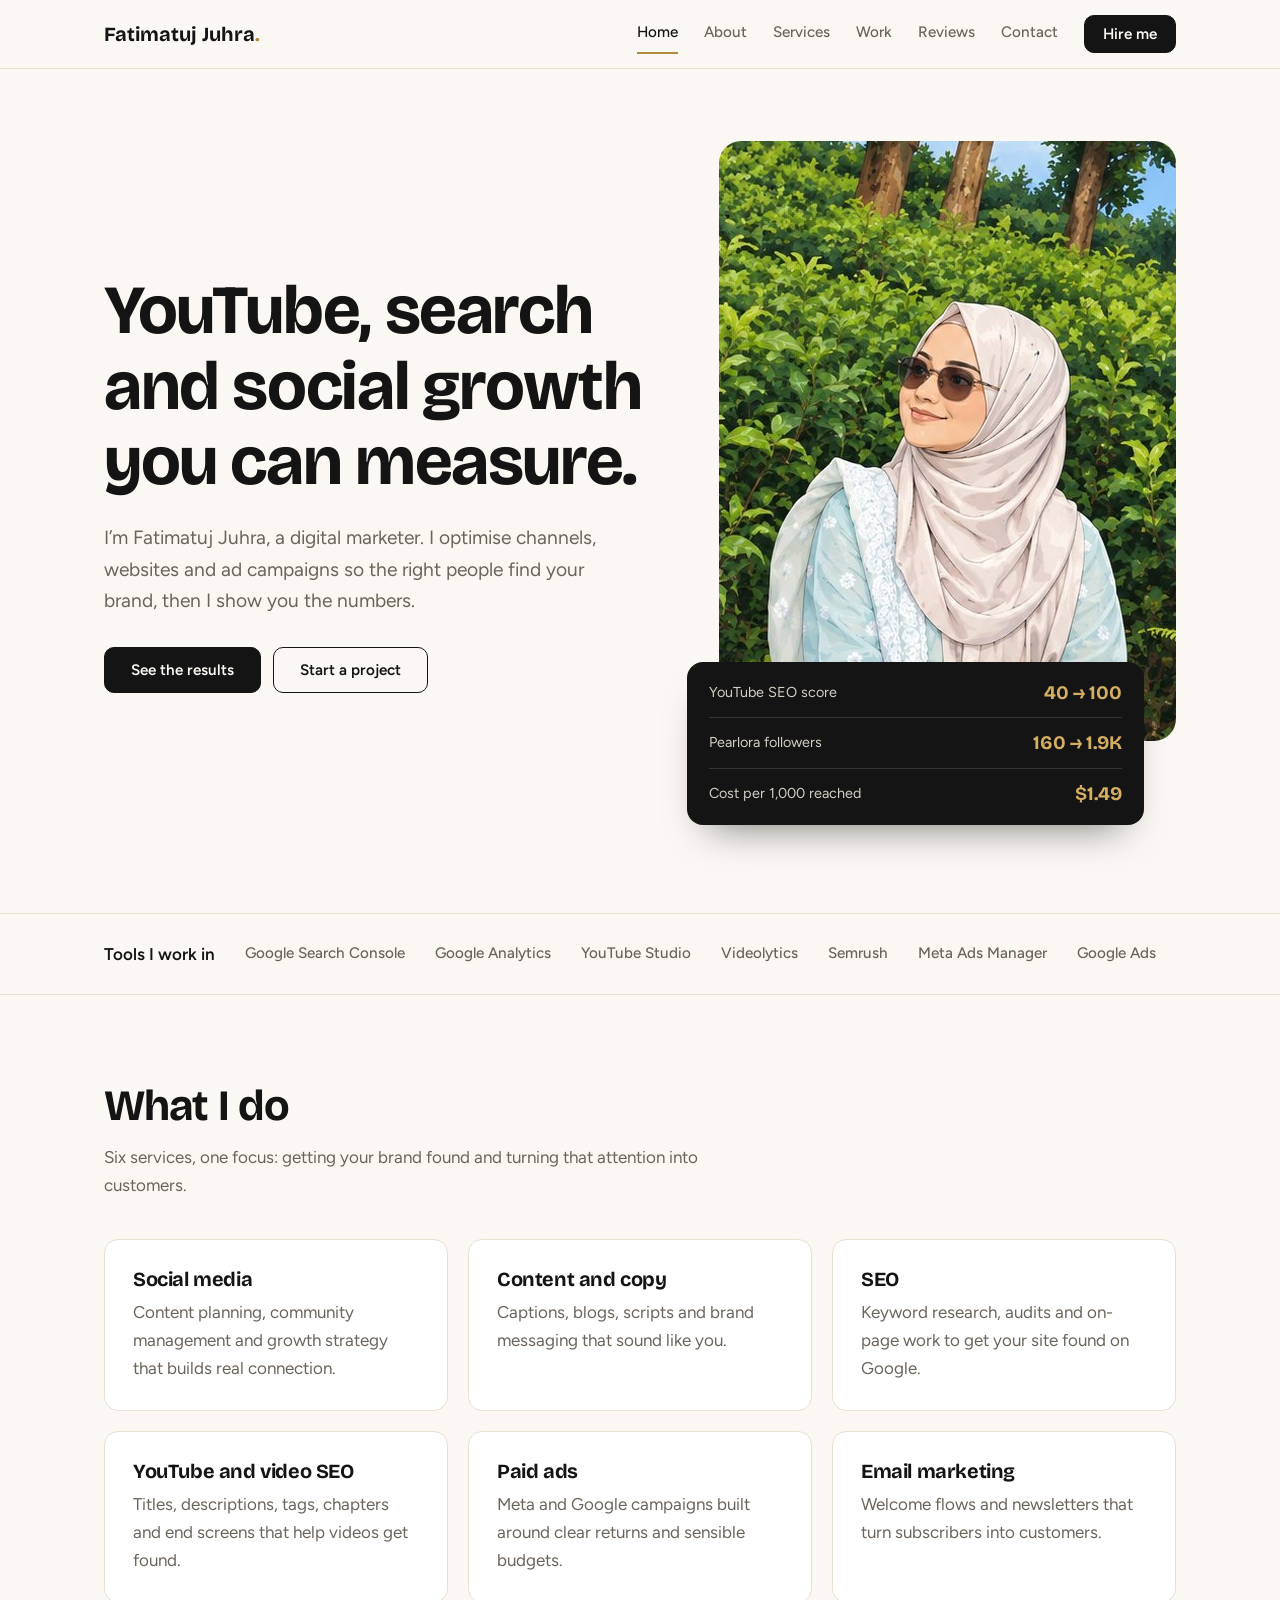
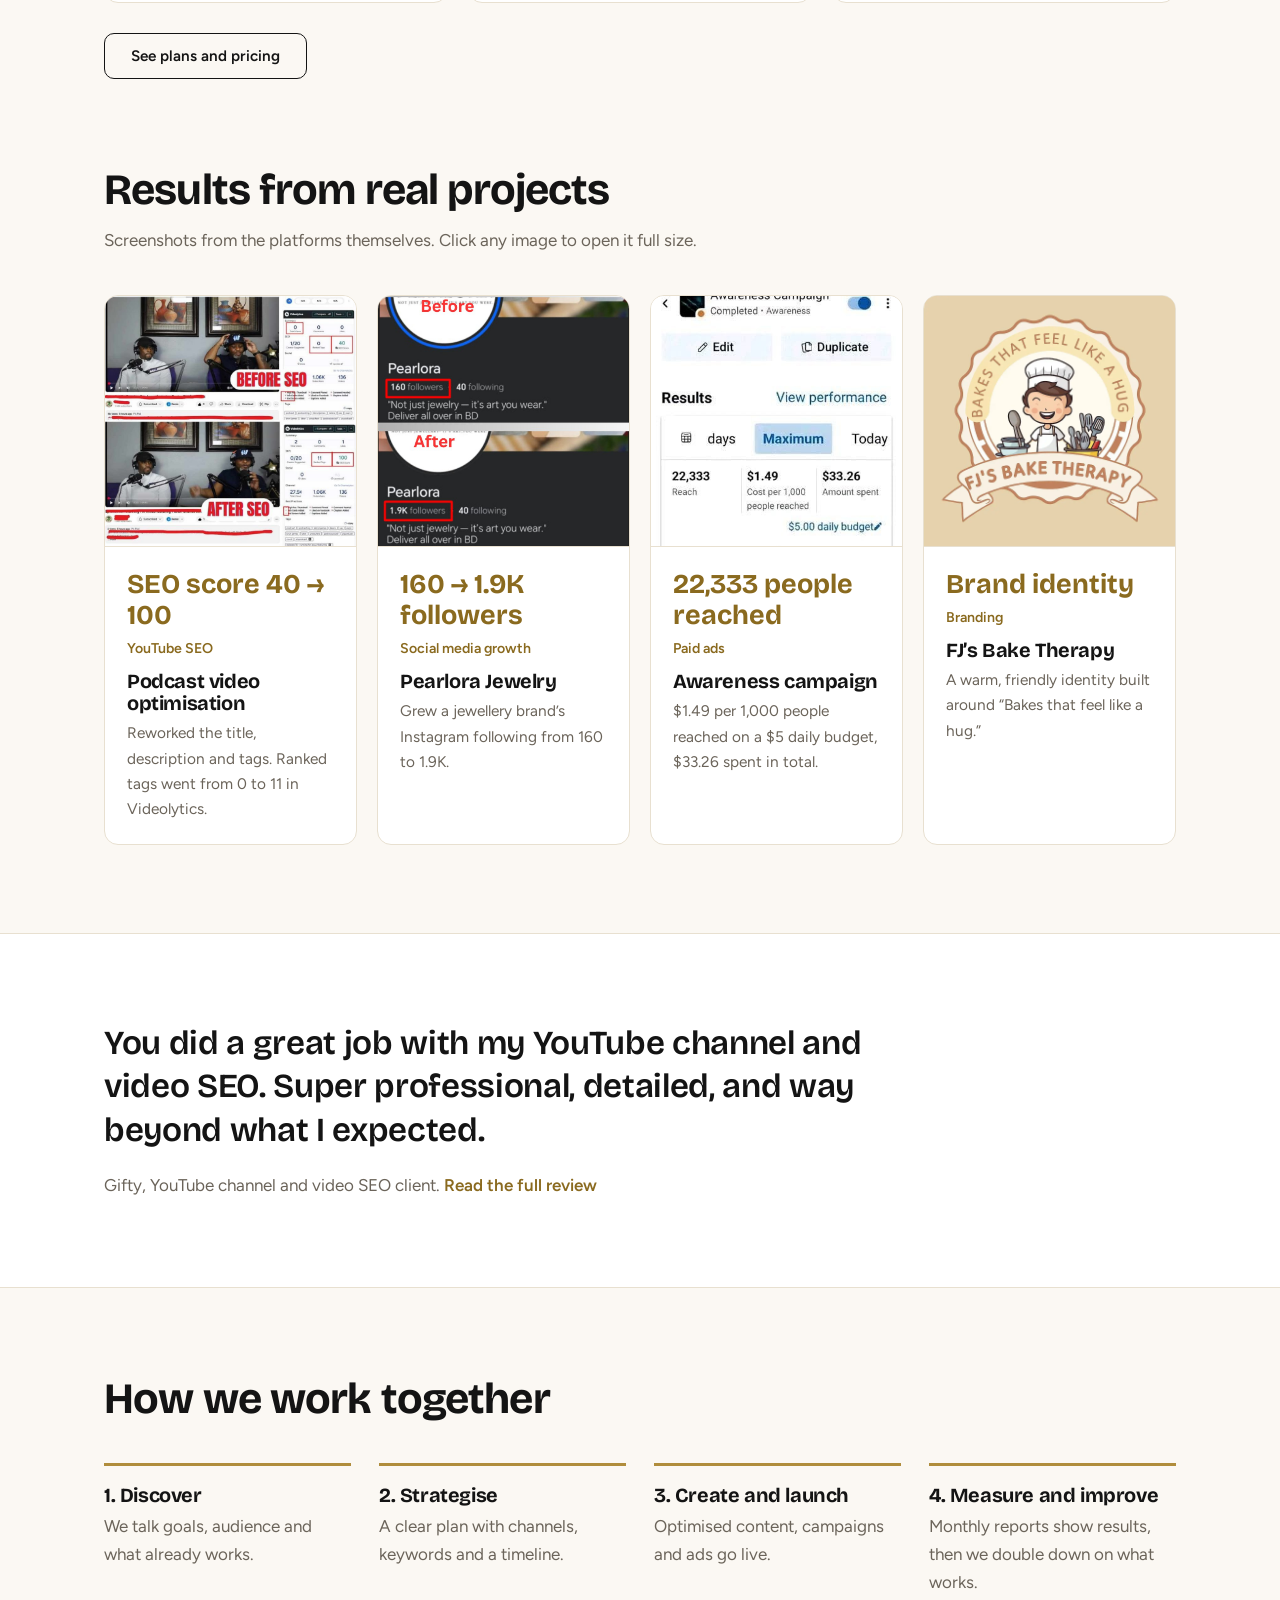
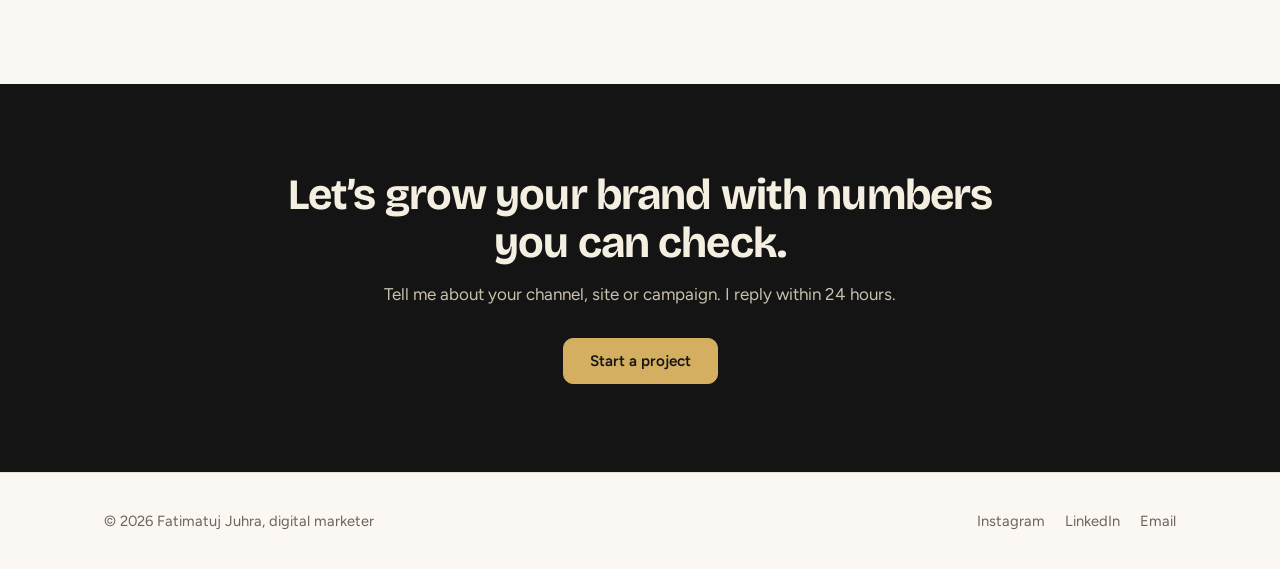
<file: index.html>
<!doctype html>
<html lang="en">
  <head>
    <meta charset="utf-8" />
    <meta name="viewport" content="width=device-width,initial-scale=1" />
    <title>
      Fatimatuj Juhra | Digital Marketer for SEO, YouTube and Social Media
    </title>
    <meta
      name="description"
      content="Digital marketer helping brands grow with SEO, YouTube video SEO, social media, paid ads and email marketing. See real results and pricing."
    />
    <meta
      property="og:title"
      content="Fatimatuj Juhra | Digital Marketer for SEO, YouTube and Social Media"
    />
    <meta
      property="og:description"
      content="Digital marketer helping brands grow with SEO, YouTube video SEO, social media, paid ads and email marketing. See real results and pricing."
    />
    <meta property="og:type" content="website" />
    <meta name="twitter:card" content="summary_large_image" />
    <link rel="icon" href="images/favicon.png" />
    <link rel="preconnect" href="https://fonts.googleapis.com" />
    <link rel="preconnect" href="https://fonts.gstatic.com" crossorigin />
    <link
      href="https://fonts.googleapis.com/css2?family=Bricolage+Grotesque:opsz,wght@12..96,600;12..96,700&family=Figtree:wght@400;500;600&display=swap"
      rel="stylesheet"
    />
    <link rel="stylesheet" href="style.css" />
    <script type="application/ld+json">
      {
        "@context": "https://schema.org",
        "@type": "ProfessionalService",
        "name": "Fatimatuj Juhra, Digital Marketer",
        "description": "SEO, YouTube SEO, social media, paid ads and email marketing.",
        "email": "fatimatujjuhraa332@gmail.com",
        "sameAs": [
          "https://instagram.com/fatimatujjuhraa",
          "https://www.linkedin.com/in/fatimatujjuhraa"
        ],
        "serviceType": [
          "SEO",
          "YouTube SEO",
          "Social media marketing",
          "Paid advertising",
          "Email marketing"
        ]
      }
    </script>
  </head>
  <body>
    <header class="nav">
      <div class="wrap bar">
        <a class="logo" href="index.html">Fatimatuj Juhra<i>.</i></a>
        <nav id="m" aria-label="Main">
          <a href="index.html" aria-current="page">Home</a
          ><a href="about.html">About</a><a href="services.html">Services</a
          ><a href="index.html#work">Work</a><a href="reviews.html">Reviews</a
          ><a href="contact.html">Contact</a>
        </nav>
        <a class="btn sm" href="contact.html">Hire me</a
        ><button class="burger" aria-label="Menu" aria-expanded="false">
          &#9776;
        </button>
      </div>
    </header>
    <main>
      <section class="hero">
        <div class="wrap hero-g">
          <div>
            <h1>YouTube, search and social growth you can measure.</h1>
            <p class="lead">
              I’m Fatimatuj Juhra, a digital marketer. I optimise channels,
              websites and ad campaigns so the right people find your brand,
              then I show you the numbers.
            </p>
            <div class="btns">
              <a class="btn" href="#work">See the results</a
              ><a class="btn out" href="contact.html">Start a project</a>
            </div>
          </div>
          <div class="hero-v">
            <img
              src="images/banner.jpg"
              alt="Fatimatuj Juhra in a tea garden"
              width="1087"
              height="600"
            />
            <dl class="ledger">
              <div>
                <dt>YouTube SEO score</dt>
                <dd>40 → 100</dd>
              </div>
              <div>
                <dt>Pearlora followers</dt>
                <dd>160 → 1.9K</dd>
              </div>
              <div>
                <dt>Cost per 1,000 reached</dt>
                <dd>$1.49</dd>
              </div>
            </dl>
          </div>
        </div>
      </section>
      <div class="tools">
        <div class="wrap">
          <b>Tools I work in</b><span>Google Search Console</span
          ><span>Google Analytics</span><span>YouTube Studio</span
          ><span>Videolytics</span><span>Semrush</span
          ><span>Meta Ads Manager</span><span>Google Ads</span>
        </div>
      </div>
      <section id="services">
        <div class="wrap">
          <div class="sec-h">
            <h2>What I do</h2>
            <p>
              Six services, one focus: getting your brand found and turning that
              attention into customers.
            </p>
          </div>
          <div class="grid">
            <div class="card">
              <h3>Social media</h3>
              <p>
                Content planning, community management and growth strategy that
                builds real connection.
              </p>
            </div>
            <div class="card">
              <h3>Content and copy</h3>
              <p>
                Captions, blogs, scripts and brand messaging that sound like
                you.
              </p>
            </div>
            <div class="card">
              <h3>SEO</h3>
              <p>
                Keyword research, audits and on-page work to get your site found
                on Google.
              </p>
            </div>
            <div class="card">
              <h3>YouTube and video SEO</h3>
              <p>
                Titles, descriptions, tags, chapters and end screens that help
                videos get found.
              </p>
            </div>
            <div class="card">
              <h3>Paid ads</h3>
              <p>
                Meta and Google campaigns built around clear returns and
                sensible budgets.
              </p>
            </div>
            <div class="card">
              <h3>Email marketing</h3>
              <p>
                Welcome flows and newsletters that turn subscribers into
                customers.
              </p>
            </div>
          </div>
          <div class="btns">
            <a class="btn out" href="services.html">See plans and pricing</a>
          </div>
        </div>
      </section>
      <section id="work" style="padding-top: 0">
        <div class="wrap">
          <div class="sec-h">
            <h2>Results from real projects</h2>
            <p>
              Screenshots from the platforms themselves. Click any image to open
              it full size.
            </p>
          </div>
          <div class="cases">
            <article class="case">
              <a href="images/seo-video.jpg" target="_blank" rel="noopener"
                ><img
                  src="images/seo-video.jpg"
                  alt="Before and after: Videolytics SEO score rose from 40 to 100 on a podcast video"
                  loading="lazy"
              /></a>
              <div>
                <p class="m">SEO score 40 → 100</p>
                <small>YouTube SEO</small>
                <h3>Podcast video optimisation</h3>
                <p>
                  Reworked the title, description and tags. Ranked tags went
                  from 0 to 11 in Videolytics.
                </p>
              </div>
            </article>
            <article class="case">
              <a href="images/pearlora.jpg" target="_blank" rel="noopener"
                ><img
                  src="images/pearlora.jpg"
                  alt="Pearlora Instagram profile before and after, 160 to 1.9K followers"
                  loading="lazy"
              /></a>
              <div>
                <p class="m">160 → 1.9K followers</p>
                <small>Social media growth</small>
                <h3>Pearlora Jewelry</h3>
                <p>
                  Grew a jewellery brand’s Instagram following from 160 to 1.9K.
                </p>
              </div>
            </article>
            <article class="case">
              <a
                href="images/awareness-campaign.jpg"
                target="_blank"
                rel="noopener"
                ><img
                  src="images/awareness-campaign.jpg"
                  alt="Ads Manager results showing 22,333 reach at $1.49 per 1,000 people"
                  loading="lazy"
              /></a>
              <div>
                <p class="m">22,333 people reached</p>
                <small>Paid ads</small>
                <h3>Awareness campaign</h3>
                <p>
                  $1.49 per 1,000 people reached on a $5 daily budget, $33.26
                  spent in total.
                </p>
              </div>
            </article>
            <article class="case">
              <a href="images/bake-therapy.jpg" target="_blank" rel="noopener"
                ><img
                  src="images/bake-therapy.jpg"
                  alt="FJ’s Bake Therapy logo with the line Bakes that feel like a hug"
                  loading="lazy"
                  style="object-fit: contain; background: #e5d3ac"
              /></a>
              <div>
                <p class="m">Brand identity</p>
                <small>Branding</small>
                <h3>FJ’s Bake Therapy</h3>
                <p>
                  A warm, friendly identity built around “Bakes that feel like a
                  hug.”
                </p>
              </div>
            </article>
          </div>
        </div>
      </section>
      <section class="quote">
        <div class="wrap">
          <q
            >You did a great job with my YouTube channel and video SEO. Super
            professional, detailed, and way beyond what I expected.</q
          >
          <p>
            Gifty, YouTube channel and video SEO client.
            <a href="reviews.html" style="color: var(--lk); font-weight: 600"
              >Read the full review</a
            >
          </p>
        </div>
      </section>
      <section>
        <div class="wrap">
          <div class="sec-h"><h2>How we work together</h2></div>
          <div class="steps">
            <div>
              <h3>Discover</h3>
              <p>We talk goals, audience and what already works.</p>
            </div>
            <div>
              <h3>Strategise</h3>
              <p>A clear plan with channels, keywords and a timeline.</p>
            </div>
            <div>
              <h3>Create and launch</h3>
              <p>Optimised content, campaigns and ads go live.</p>
            </div>
            <div>
              <h3>Measure and improve</h3>
              <p>
                Monthly reports show results, then we double down on what works.
              </p>
            </div>
          </div>
        </div>
      </section>
      <section class="cta">
        <div class="wrap">
          <h2>Let’s grow your brand with numbers you can check.</h2>
          <p>
            Tell me about your channel, site or campaign. I reply within 24
            hours.
          </p>
          <div class="btns" style="justify-content: center">
            <a class="btn" href="contact.html">Start a project</a>
          </div>
        </div>
      </section>
    </main>
    <footer>
      <div class="wrap">
        <span
          >&copy; <span id="y">2026</span> Fatimatuj Juhra, digital
          marketer</span
        ><span
          ><a
            href="https://instagram.com/fatimatujjuhraa"
            target="_blank"
            rel="noopener"
            >Instagram</a
          ><a
            href="https://www.linkedin.com/in/fatimatujjuhraa"
            target="_blank"
            rel="noopener"
            >LinkedIn</a
          ><a href="mailto:fatimatujjuhraa332@gmail.com">Email</a></span
        >
      </div>
    </footer>
    <script src="script.js"></script>
  </body>
</html>
</file>
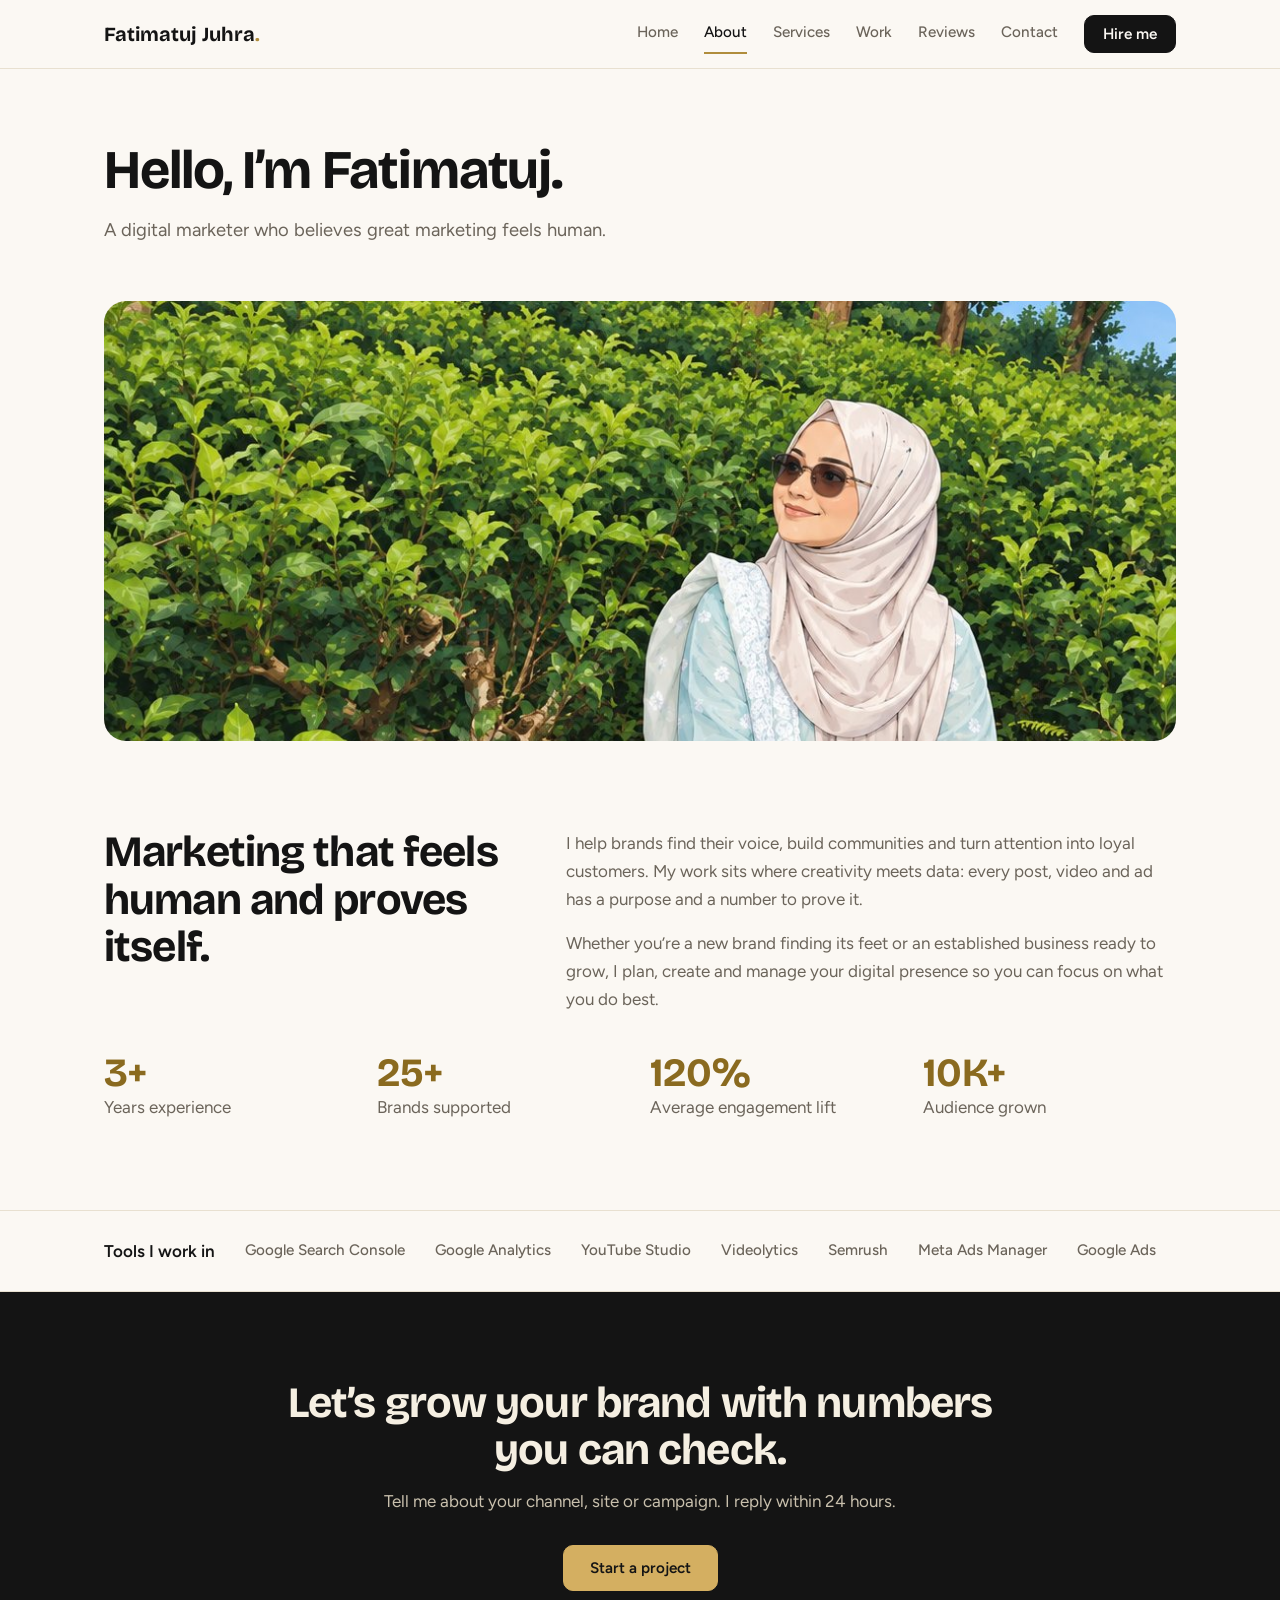
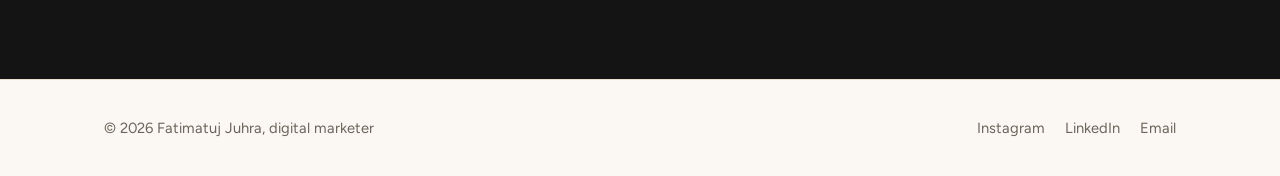
<file: about.html>
<!doctype html>
<html lang="en">
  <head>
    <meta charset="utf-8" />
    <meta name="viewport" content="width=device-width,initial-scale=1" />
    <title>About Fatimatuj Juhra | Digital Marketer</title>
    <meta
      name="description"
      content="Meet Fatimatuj Juhra, a digital marketer who combines SEO, content and paid ads with clear reporting."
    />
    <meta
      property="og:title"
      content="About Fatimatuj Juhra | Digital Marketer"
    />
    <meta
      property="og:description"
      content="Meet Fatimatuj Juhra, a digital marketer who combines SEO, content and paid ads with clear reporting."
    />
    <meta property="og:type" content="website" />
    <meta name="twitter:card" content="summary_large_image" />
    <link rel="icon" href="images/favicon.png" />
    <link rel="preconnect" href="https://fonts.googleapis.com" />
    <link rel="preconnect" href="https://fonts.gstatic.com" crossorigin />
    <link
      href="https://fonts.googleapis.com/css2?family=Bricolage+Grotesque:opsz,wght@12..96,600;12..96,700&family=Figtree:wght@400;500;600&display=swap"
      rel="stylesheet"
    />
    <link rel="stylesheet" href="style.css" />
  </head>
  <body>
    <header class="nav">
      <div class="wrap bar">
        <a class="logo" href="index.html">Fatimatuj Juhra<i>.</i></a>
        <nav id="m" aria-label="Main">
          <a href="index.html">Home</a
          ><a href="about.html" aria-current="page">About</a
          ><a href="services.html">Services</a><a href="index.html#work">Work</a
          ><a href="reviews.html">Reviews</a><a href="contact.html">Contact</a>
        </nav>
        <a class="btn sm" href="contact.html">Hire me</a
        ><button class="burger" aria-label="Menu" aria-expanded="false">
          &#9776;
        </button>
      </div>
    </header>
    <main>
      <header class="ph">
        <div class="wrap">
          <h1>Hello, I’m Fatimatuj.</h1>
          <p>A digital marketer who believes great marketing feels human.</p>
        </div>
      </header>
      <section style="padding-top: 32px">
        <div class="wrap">
          <figure class="banner">
            <img
              src="images/banner.jpg"
              alt="Fatimatuj Juhra sitting in a green tea garden"
              width="1087"
              height="600"
            />
          </figure>
        </div>
      </section>
      <section style="padding-top: 0">
        <div
          class="wrap two"
          style="grid-template-columns: 0.8fr 1.2fr; align-items: start"
        >
          <h2>Marketing that feels human and proves itself.</h2>
          <div>
            <p style="margin-top: 0">
              I help brands find their voice, build communities and turn
              attention into loyal customers. My work sits where creativity
              meets data: every post, video and ad has a purpose and a number to
              prove it.
            </p>
            <p>
              Whether you’re a new brand finding its feet or an established
              business ready to grow, I plan, create and manage your digital
              presence so you can focus on what you do best.
            </p>
          </div>
        </div>
        <div class="wrap">
          <div class="stats">
            <div>
              <b>3+</b>
              <p>Years experience</p>
            </div>
            <div>
              <b>25+</b>
              <p>Brands supported</p>
            </div>
            <div>
              <b>120%</b>
              <p>Average engagement lift</p>
            </div>
            <div>
              <b>10K+</b>
              <p>Audience grown</p>
            </div>
          </div>
        </div>
      </section>
      <div class="tools">
        <div class="wrap">
          <b>Tools I work in</b><span>Google Search Console</span
          ><span>Google Analytics</span><span>YouTube Studio</span
          ><span>Videolytics</span><span>Semrush</span
          ><span>Meta Ads Manager</span><span>Google Ads</span>
        </div>
      </div>
      <section class="cta">
        <div class="wrap">
          <h2>Let’s grow your brand with numbers you can check.</h2>
          <p>
            Tell me about your channel, site or campaign. I reply within 24
            hours.
          </p>
          <div class="btns" style="justify-content: center">
            <a class="btn" href="contact.html">Start a project</a>
          </div>
        </div>
      </section>
    </main>
    <footer>
      <div class="wrap">
        <span
          >&copy; <span id="y">2026</span> Fatimatuj Juhra, digital
          marketer</span
        ><span
          ><a
            href="https://instagram.com/fatimatujjuhraa"
            target="_blank"
            rel="noopener"
            >Instagram</a
          ><a
            href="https://www.linkedin.com/in/fatimatujjuhraa"
            target="_blank"
            rel="noopener"
            >LinkedIn</a
          ><a href="mailto:fatimatujjuhraa332@gmail.com">Email</a></span
        >
      </div>
    </footer>
    <script src="script.js"></script>
  </body>
</html>
</file>
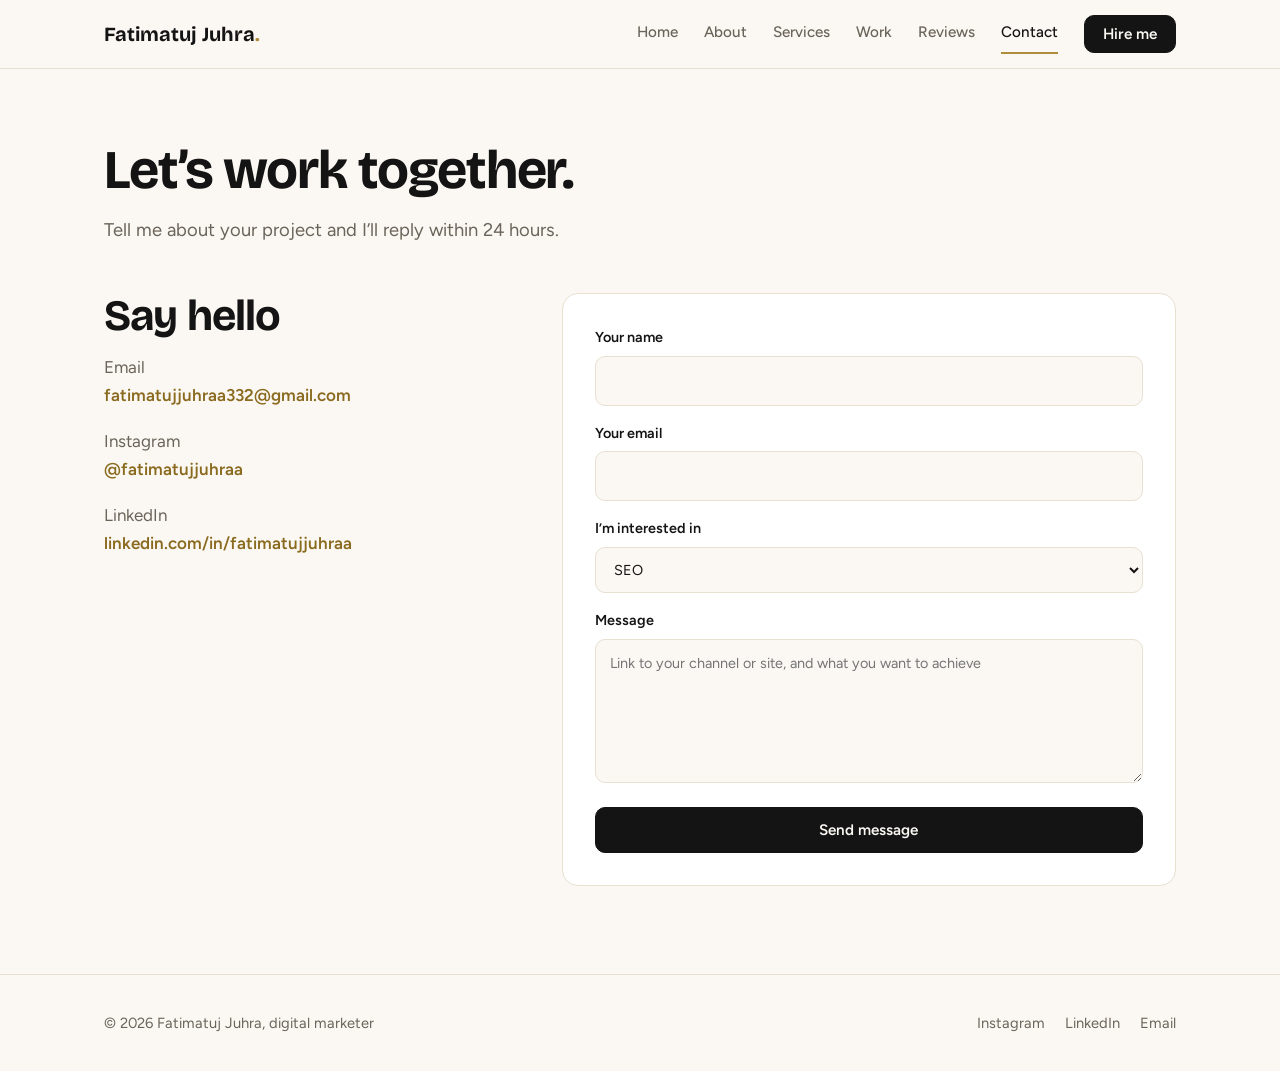
<file: contact.html>
<!doctype html>
<html lang="en">
  <head>
    <meta charset="utf-8" />
    <meta name="viewport" content="width=device-width,initial-scale=1" />
    <title>Contact Fatimatuj Juhra | Start a Project</title>
    <meta
      name="description"
      content="Tell Fatimatuj Juhra about your channel, website or campaign and get a reply within 24 hours."
    />
    <meta
      property="og:title"
      content="Contact Fatimatuj Juhra | Start a Project"
    />
    <meta
      property="og:description"
      content="Tell Fatimatuj Juhra about your channel, website or campaign and get a reply within 24 hours."
    />
    <meta property="og:type" content="website" />
    <meta name="twitter:card" content="summary_large_image" />
    <link rel="icon" href="images/favicon.png" />
    <link rel="preconnect" href="https://fonts.googleapis.com" />
    <link rel="preconnect" href="https://fonts.gstatic.com" crossorigin />
    <link
      href="https://fonts.googleapis.com/css2?family=Bricolage+Grotesque:opsz,wght@12..96,600;12..96,700&family=Figtree:wght@400;500;600&display=swap"
      rel="stylesheet"
    />
    <link rel="stylesheet" href="style.css" />
  </head>
  <body>
    <header class="nav">
      <div class="wrap bar">
        <a class="logo" href="index.html">Fatimatuj Juhra<i>.</i></a>
        <nav id="m" aria-label="Main">
          <a href="index.html">Home</a><a href="about.html">About</a
          ><a href="services.html">Services</a><a href="index.html#work">Work</a
          ><a href="reviews.html">Reviews</a
          ><a href="contact.html" aria-current="page">Contact</a>
        </nav>
        <a class="btn sm" href="contact.html">Hire me</a
        ><button class="burger" aria-label="Menu" aria-expanded="false">
          &#9776;
        </button>
      </div>
    </header>
    <main>
      <header class="ph">
        <div class="wrap">
          <h1>Let’s work together.</h1>
          <p>Tell me about your project and I’ll reply within 24 hours.</p>
        </div>
      </header>
      <section style="padding-top: 24px">
        <div class="wrap cg">
          <div class="cinfo">
            <h2>Say hello</h2>
            <p>
              Email<br /><a href="mailto:fatimatujjuhraa332@gmail.com"
                >fatimatujjuhraa332@gmail.com</a
              >
            </p>
            <p>
              Instagram<br /><a
                href="https://instagram.com/fatimatujjuhraa"
                target="_blank"
                rel="noopener"
                >@fatimatujjuhraa</a
              >
            </p>
            <p>
              LinkedIn<br /><a
                href="https://www.linkedin.com/in/fatimatujjuhraa"
                target="_blank"
                rel="noopener"
                >linkedin.com/in/fatimatujjuhraa</a
              >
            </p>
          </div>
          <form id="cform">
            <label
              >Your name<input
                name="name"
                required
                autocomplete="name" /></label
            ><label
              >Your email<input
                name="email"
                type="email"
                required
                autocomplete="email" /></label
            ><label
              >I’m interested in<select name="service">
                <option>SEO</option>
                <option>YouTube and Video SEO</option>
                <option>Social Media Management</option>
                <option>Content and Copywriting</option>
                <option>Paid Ads</option>
                <option>Email Marketing</option>
                <option>Not sure yet</option>
              </select></label
            ><label
              >Message<textarea
                name="msg"
                rows="5"
                required
                placeholder="Link to your channel or site, and what you want to achieve"
              ></textarea></label
            ><button class="btn" type="submit">Send message</button>
          </form>
        </div>
      </section>
    </main>
    <footer>
      <div class="wrap">
        <span
          >&copy; <span id="y">2026</span> Fatimatuj Juhra, digital
          marketer</span
        ><span
          ><a
            href="https://instagram.com/fatimatujjuhraa"
            target="_blank"
            rel="noopener"
            >Instagram</a
          ><a
            href="https://www.linkedin.com/in/fatimatujjuhraa"
            target="_blank"
            rel="noopener"
            >LinkedIn</a
          ><a href="mailto:fatimatujjuhraa332@gmail.com">Email</a></span
        >
      </div>
    </footer>
    <script src="script.js"></script>
  </body>
</html>
</file>
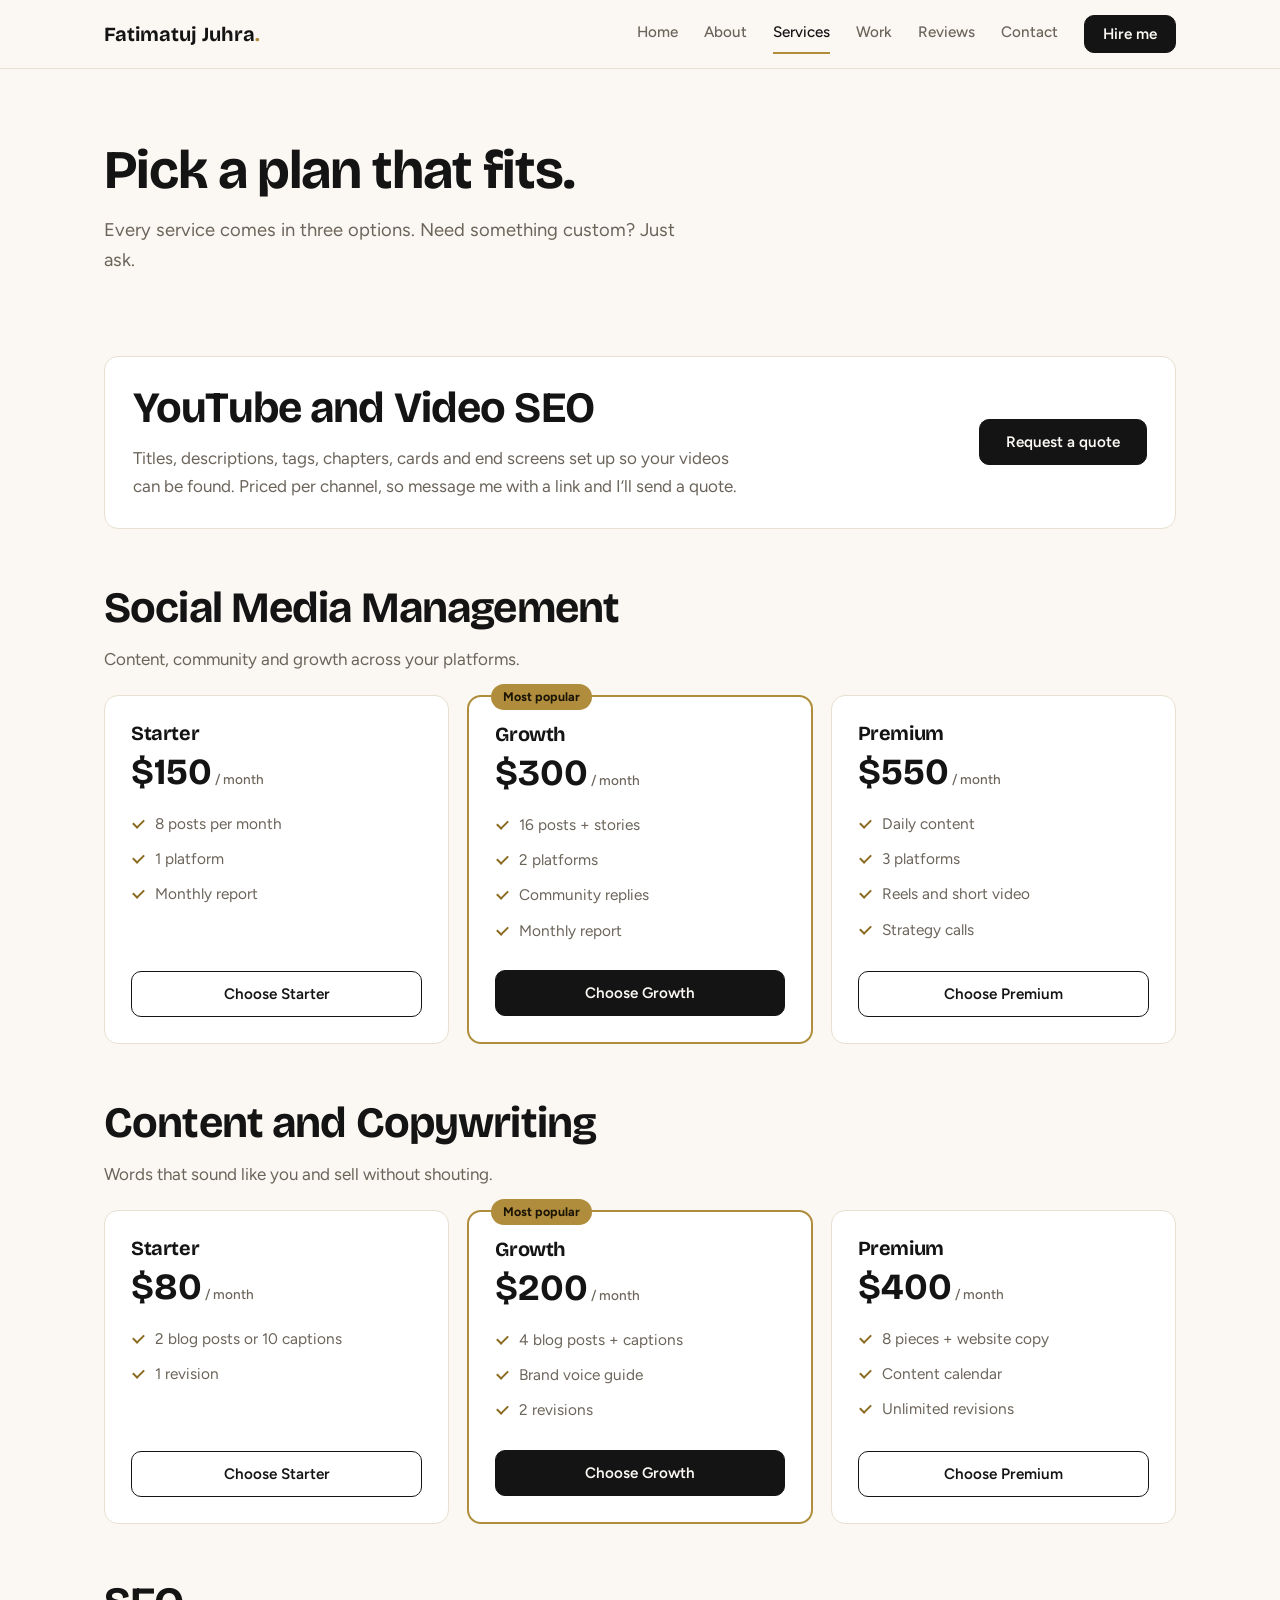
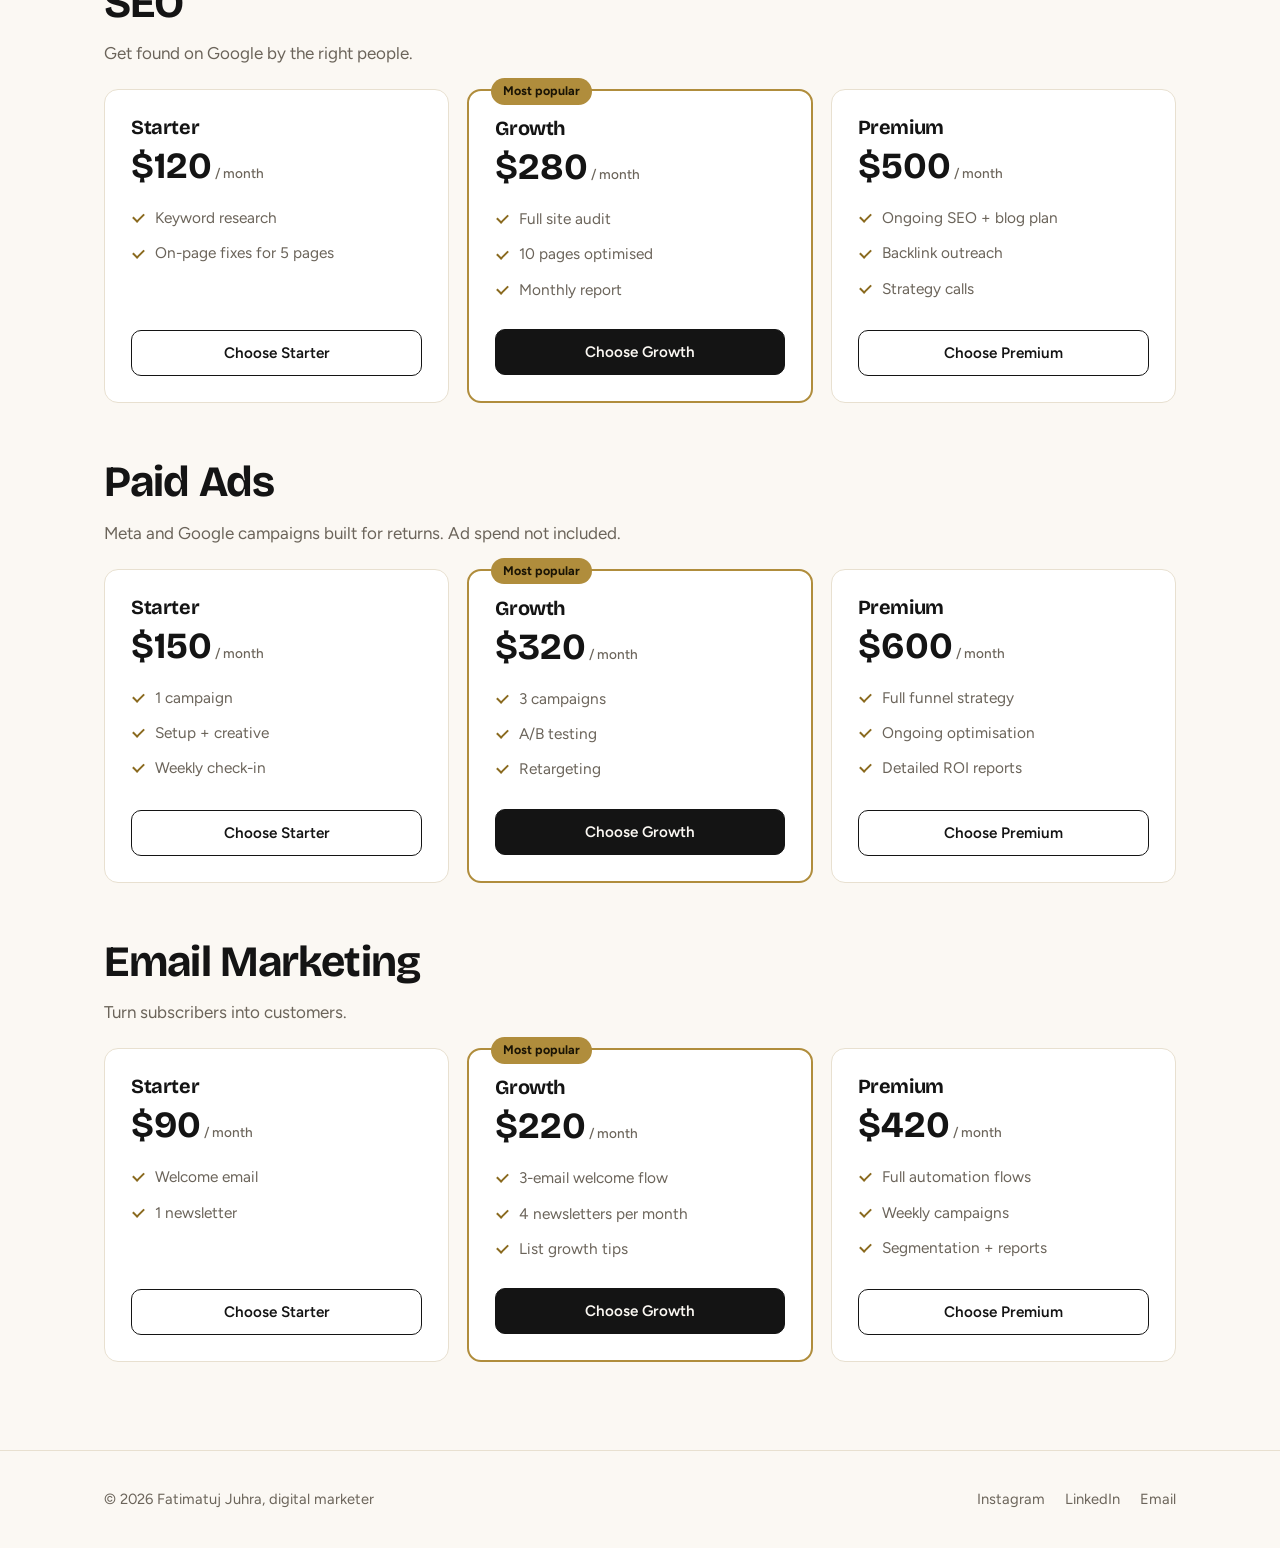
<file: services.html>
<!doctype html>
<html lang="en">
  <head>
    <meta charset="utf-8" />
    <meta name="viewport" content="width=device-width,initial-scale=1" />
    <title>SEO, Social Media and Ads Pricing | Fatimatuj Juhra</title>
    <meta
      name="description"
      content="Transparent monthly pricing for SEO, social media management, copywriting, paid ads and email marketing, plus custom YouTube SEO quotes."
    />
    <meta
      property="og:title"
      content="SEO, Social Media and Ads Pricing | Fatimatuj Juhra"
    />
    <meta
      property="og:description"
      content="Transparent monthly pricing for SEO, social media management, copywriting, paid ads and email marketing, plus custom YouTube SEO quotes."
    />
    <meta property="og:type" content="website" />
    <meta name="twitter:card" content="summary_large_image" />
    <link rel="icon" href="images/favicon.png" />
    <link rel="preconnect" href="https://fonts.googleapis.com" />
    <link rel="preconnect" href="https://fonts.gstatic.com" crossorigin />
    <link
      href="https://fonts.googleapis.com/css2?family=Bricolage+Grotesque:opsz,wght@12..96,600;12..96,700&family=Figtree:wght@400;500;600&display=swap"
      rel="stylesheet"
    />
    <link rel="stylesheet" href="style.css" />
  </head>
  <body>
    <header class="nav">
      <div class="wrap bar">
        <a class="logo" href="index.html">Fatimatuj Juhra<i>.</i></a>
        <nav id="m" aria-label="Main">
          <a href="index.html">Home</a><a href="about.html">About</a
          ><a href="services.html" aria-current="page">Services</a
          ><a href="index.html#work">Work</a><a href="reviews.html">Reviews</a
          ><a href="contact.html">Contact</a>
        </nav>
        <a class="btn sm" href="contact.html">Hire me</a
        ><button class="burger" aria-label="Menu" aria-expanded="false">
          &#9776;
        </button>
      </div>
    </header>
    <main>
      <header class="ph">
        <div class="wrap">
          <h1>Pick a plan that fits.</h1>
          <p>
            Every service comes in three options. Need something custom? Just
            ask.
          </p>
        </div>
      </header>
      <section style="padding-top: 0">
        <div class="wrap">
          <div class="svc">
            <div
              class="card"
              style="
                display: flex;
                gap: 24px;
                justify-content: space-between;
                align-items: center;
                flex-wrap: wrap;
              "
            >
              <div style="max-width: 620px">
                <h2>YouTube and Video SEO</h2>
                <p>
                  Titles, descriptions, tags, chapters, cards and end screens
                  set up so your videos can be found. Priced per channel, so
                  message me with a link and I’ll send a quote.
                </p>
              </div>
              <a class="btn" href="contact.html">Request a quote</a>
            </div>
          </div>
          <div class="svc">
            <h2>Social Media Management</h2>
            <p>Content, community and growth across your platforms.</p>
            <div class="tiers">
              <div class="tier">
                <h3>Starter</h3>
                <p class="price">$150<small> / month</small></p>
                <ul>
                  <li>8 posts per month</li>
                  <li>1 platform</li>
                  <li>Monthly report</li>
                </ul>
                <a class="btn out" href="contact.html">Choose Starter</a>
              </div>
              <div class="tier pop">
                <h3>Growth</h3>
                <p class="price">$300<small> / month</small></p>
                <ul>
                  <li>16 posts + stories</li>
                  <li>2 platforms</li>
                  <li>Community replies</li>
                  <li>Monthly report</li>
                </ul>
                <a class="btn" href="contact.html">Choose Growth</a>
              </div>
              <div class="tier">
                <h3>Premium</h3>
                <p class="price">$550<small> / month</small></p>
                <ul>
                  <li>Daily content</li>
                  <li>3 platforms</li>
                  <li>Reels and short video</li>
                  <li>Strategy calls</li>
                </ul>
                <a class="btn out" href="contact.html">Choose Premium</a>
              </div>
            </div>
          </div>
          <div class="svc">
            <h2>Content and Copywriting</h2>
            <p>Words that sound like you and sell without shouting.</p>
            <div class="tiers">
              <div class="tier">
                <h3>Starter</h3>
                <p class="price">$80<small> / month</small></p>
                <ul>
                  <li>2 blog posts or 10 captions</li>
                  <li>1 revision</li>
                </ul>
                <a class="btn out" href="contact.html">Choose Starter</a>
              </div>
              <div class="tier pop">
                <h3>Growth</h3>
                <p class="price">$200<small> / month</small></p>
                <ul>
                  <li>4 blog posts + captions</li>
                  <li>Brand voice guide</li>
                  <li>2 revisions</li>
                </ul>
                <a class="btn" href="contact.html">Choose Growth</a>
              </div>
              <div class="tier">
                <h3>Premium</h3>
                <p class="price">$400<small> / month</small></p>
                <ul>
                  <li>8 pieces + website copy</li>
                  <li>Content calendar</li>
                  <li>Unlimited revisions</li>
                </ul>
                <a class="btn out" href="contact.html">Choose Premium</a>
              </div>
            </div>
          </div>
          <div class="svc">
            <h2>SEO</h2>
            <p>Get found on Google by the right people.</p>
            <div class="tiers">
              <div class="tier">
                <h3>Starter</h3>
                <p class="price">$120<small> / month</small></p>
                <ul>
                  <li>Keyword research</li>
                  <li>On-page fixes for 5 pages</li>
                </ul>
                <a class="btn out" href="contact.html">Choose Starter</a>
              </div>
              <div class="tier pop">
                <h3>Growth</h3>
                <p class="price">$280<small> / month</small></p>
                <ul>
                  <li>Full site audit</li>
                  <li>10 pages optimised</li>
                  <li>Monthly report</li>
                </ul>
                <a class="btn" href="contact.html">Choose Growth</a>
              </div>
              <div class="tier">
                <h3>Premium</h3>
                <p class="price">$500<small> / month</small></p>
                <ul>
                  <li>Ongoing SEO + blog plan</li>
                  <li>Backlink outreach</li>
                  <li>Strategy calls</li>
                </ul>
                <a class="btn out" href="contact.html">Choose Premium</a>
              </div>
            </div>
          </div>
          <div class="svc">
            <h2>Paid Ads</h2>
            <p>
              Meta and Google campaigns built for returns. Ad spend not
              included.
            </p>
            <div class="tiers">
              <div class="tier">
                <h3>Starter</h3>
                <p class="price">$150<small> / month</small></p>
                <ul>
                  <li>1 campaign</li>
                  <li>Setup + creative</li>
                  <li>Weekly check-in</li>
                </ul>
                <a class="btn out" href="contact.html">Choose Starter</a>
              </div>
              <div class="tier pop">
                <h3>Growth</h3>
                <p class="price">$320<small> / month</small></p>
                <ul>
                  <li>3 campaigns</li>
                  <li>A/B testing</li>
                  <li>Retargeting</li>
                </ul>
                <a class="btn" href="contact.html">Choose Growth</a>
              </div>
              <div class="tier">
                <h3>Premium</h3>
                <p class="price">$600<small> / month</small></p>
                <ul>
                  <li>Full funnel strategy</li>
                  <li>Ongoing optimisation</li>
                  <li>Detailed ROI reports</li>
                </ul>
                <a class="btn out" href="contact.html">Choose Premium</a>
              </div>
            </div>
          </div>
          <div class="svc">
            <h2>Email Marketing</h2>
            <p>Turn subscribers into customers.</p>
            <div class="tiers">
              <div class="tier">
                <h3>Starter</h3>
                <p class="price">$90<small> / month</small></p>
                <ul>
                  <li>Welcome email</li>
                  <li>1 newsletter</li>
                </ul>
                <a class="btn out" href="contact.html">Choose Starter</a>
              </div>
              <div class="tier pop">
                <h3>Growth</h3>
                <p class="price">$220<small> / month</small></p>
                <ul>
                  <li>3-email welcome flow</li>
                  <li>4 newsletters per month</li>
                  <li>List growth tips</li>
                </ul>
                <a class="btn" href="contact.html">Choose Growth</a>
              </div>
              <div class="tier">
                <h3>Premium</h3>
                <p class="price">$420<small> / month</small></p>
                <ul>
                  <li>Full automation flows</li>
                  <li>Weekly campaigns</li>
                  <li>Segmentation + reports</li>
                </ul>
                <a class="btn out" href="contact.html">Choose Premium</a>
              </div>
            </div>
          </div>
        </div>
      </section>
    </main>
    <footer>
      <div class="wrap">
        <span
          >&copy; <span id="y">2026</span> Fatimatuj Juhra, digital
          marketer</span
        ><span
          ><a
            href="https://instagram.com/fatimatujjuhraa"
            target="_blank"
            rel="noopener"
            >Instagram</a
          ><a
            href="https://www.linkedin.com/in/fatimatujjuhraa"
            target="_blank"
            rel="noopener"
            >LinkedIn</a
          ><a href="mailto:fatimatujjuhraa332@gmail.com">Email</a></span
        >
      </div>
    </footer>
    <script src="script.js"></script>
  </body>
</html>
</file>
<file: style.css>
:root {
  --paper: #fbf8f3;
  --card: #fff;
  --ink: #141414;
  --mute: #6b645a;
  --green: #141414;
  --gold: #b08d3c;
  --gt: #8a6a1f;
  --line: #e8e0d0;
  --btn: #141414;
  --bi: #fbf8f3;
  --lk: #8a6a1f;
  --sans: "Figtree", system-ui, sans-serif;
  --disp: "Bricolage Grotesque", "Figtree", system-ui, sans-serif;
  color-scheme: light;
}
@media (prefers-color-scheme: dark) {
  :root {
    --paper: #0e0e0e;
    --card: #171717;
    --ink: #f5efe2;
    --mute: #a69d8c;
    --green: #171717;
    --gold: #d4af61;
    --gt: #d4af61;
    --line: #2a2620;
    --btn: #d4af61;
    --bi: #0e0e0e;
    --lk: #d4af61;
    color-scheme: dark;
  }
}
* {
  box-sizing: border-box;
  margin: 0;
}
html {
  scroll-behavior: smooth;
  scroll-padding-top: 80px;
}
body {
  background: var(--paper);
  color: var(--ink);
  font: 400 1.0625rem/1.65 var(--sans);
  -webkit-font-smoothing: antialiased;
  overflow-x: hidden;
}
img {
  max-width: 100%;
  display: block;
}
a {
  color: inherit;
  text-decoration: none;
}
:focus-visible {
  outline: 3px solid var(--gold);
  outline-offset: 3px;
}
.wrap {
  max-width: 1120px;
  margin: auto;
  padding: 0 24px;
}
h1,
h2,
h3 {
  font-family: var(--disp);
  line-height: 1.1;
  letter-spacing: -0.02em;
  font-weight: 700;
}
h1 {
  font-size: clamp(2.5rem, 6vw, 4.3rem);
}
h2 {
  font-size: clamp(1.9rem, 4vw, 2.7rem);
  margin-bottom: 12px;
}
h3 {
  font-size: 1.25rem;
}
p {
  color: var(--mute);
}
section {
  padding: 88px 0;
}
.nav {
  position: sticky;
  top: 0;
  z-index: 20;
  background: color-mix(in srgb, var(--paper) 90%, transparent);
  backdrop-filter: blur(12px);
  border-bottom: 1px solid var(--line);
}
.bar {
  display: flex;
  align-items: center;
  gap: 26px;
  height: 68px;
}
.logo {
  font: 700 1.25rem var(--disp);
  margin-right: auto;
}
.logo i {
  color: var(--gold);
  font-style: normal;
}
.nav nav {
  display: flex;
  gap: 26px;
  font-size: 0.95rem;
  font-weight: 500;
}
.nav nav a {
  color: var(--mute);
  padding: 6px 0;
  border-bottom: 2px solid transparent;
}
.nav nav a:hover,
.nav nav a[aria-current] {
  color: var(--ink);
  border-color: var(--gold);
}
.burger {
  display: none;
  background: none;
  border: 1px solid var(--line);
  border-radius: 10px;
  color: var(--ink);
  font-size: 1.2rem;
  padding: 4px 12px;
  cursor: pointer;
}
.btn {
  display: inline-block;
  background: var(--btn);
  color: var(--bi);
  padding: 13px 26px;
  border-radius: 10px;
  font: 600 0.95rem var(--sans);
  border: 1.5px solid var(--btn);
  cursor: pointer;
  transition: transform 0.15s;
}
.btn:hover {
  transform: translateY(-2px);
}
.btn.out {
  background: none;
  color: var(--ink);
  border-color: var(--ink);
}
.btn.sm {
  padding: 9px 18px;
}
.btns {
  display: flex;
  gap: 12px;
  flex-wrap: wrap;
  margin-top: 30px;
}
.hero {
  padding: 72px 0 88px;
}
.hero-g {
  display: grid;
  grid-template-columns: 1.1fr 0.9fr;
  gap: 56px;
  align-items: center;
}
.lead {
  font-size: 1.2rem;
  max-width: 520px;
  margin-top: 22px;
}
.hero-v {
  position: relative;
  padding-bottom: 84px;
}
.hero-v img {
  width: 100%;
  aspect-ratio: 4/5;
  object-fit: cover;
  object-position: 79% 50%;
  border-radius: 22px;
}
.ledger {
  position: absolute;
  left: -32px;
  right: 32px;
  bottom: 0;
  background: var(--green);
  color: #f5efe2;
  border-radius: 16px;
  padding: 6px 22px;
  box-shadow: 0 22px 40px -22px rgba(0, 0, 0, 0.55);
}
.ledger div {
  display: flex;
  justify-content: space-between;
  gap: 16px;
  padding: 13px 0;
  border-bottom: 1px solid rgba(255, 255, 255, 0.14);
}
.ledger div:last-child {
  border: 0;
}
.ledger dt {
  font-size: 0.9rem;
  opacity: 0.85;
}
.ledger dd {
  font: 700 1.2rem var(--disp);
  color: #d4af61;
  white-space: nowrap;
}
.tools {
  padding: 26px 0;
  border-block: 1px solid var(--line);
}
.tools .wrap {
  display: flex;
  gap: 10px 30px;
  flex-wrap: wrap;
  align-items: center;
}
.tools b {
  font-weight: 600;
}
.tools span {
  color: var(--mute);
  font-weight: 500;
  font-size: 0.95rem;
}
.sec-h {
  max-width: 640px;
  margin-bottom: 40px;
}
.grid {
  display: grid;
  grid-template-columns: repeat(auto-fit, minmax(260px, 1fr));
  gap: 20px;
}
.card {
  background: var(--card);
  border: 1px solid var(--line);
  border-radius: 14px;
  padding: 28px;
}
.card h3 {
  margin-bottom: 8px;
}
.cases {
  display: grid;
  grid-template-columns: repeat(auto-fit, minmax(245px, 1fr));
  gap: 20px;
}
.case {
  background: var(--card);
  border: 1px solid var(--line);
  border-radius: 14px;
  overflow: hidden;
  display: flex;
  flex-direction: column;
}
.case img {
  aspect-ratio: 1;
  width: 100%;
  object-fit: cover;
  object-position: top;
  border-bottom: 1px solid var(--line);
}
.case div {
  padding: 22px;
}
.case .m {
  font: 700 1.7rem/1.15 var(--disp);
  color: var(--lk);
  margin-bottom: 6px;
}
.case small {
  color: var(--gt);
  font-weight: 600;
  display: block;
  margin-bottom: 10px;
}
.case h3 {
  margin-bottom: 6px;
}
.case div p:last-child {
  font-size: 0.96rem;
}
.quote {
  background: var(--card);
  border-block: 1px solid var(--line);
}
.quote q {
  display: block;
  font: 600 clamp(1.4rem, 3vw, 2.1rem)/1.3 var(--disp);
  max-width: 820px;
  quotes: none;
  letter-spacing: -0.01em;
}
.quote p {
  margin-top: 18px;
}
.steps {
  display: grid;
  grid-template-columns: repeat(auto-fit, minmax(220px, 1fr));
  gap: 28px;
  counter-reset: s;
}
.steps div {
  border-top: 3px solid var(--gold);
  padding-top: 18px;
  counter-increment: s;
}
.steps h3 {
  margin-bottom: 6px;
}
.steps h3::before {
  content: counter(s) ". ";
}
.cta {
  background: var(--green);
  color: #f5efe2;
  text-align: center;
}
.cta h2 {
  max-width: 720px;
  margin: 0 auto;
}
.cta p {
  color: #c9c0ad;
  max-width: 520px;
  margin: 12px auto 0;
}
.cta .btn {
  background: #d4af61;
  border-color: #d4af61;
  color: #141414;
}
.ph {
  padding: 72px 0 24px;
}
.ph h1 {
  font-size: clamp(2.2rem, 5vw, 3.4rem);
}
.ph p {
  max-width: 600px;
  margin-top: 14px;
  font-size: 1.15rem;
}
.two {
  display: grid;
  grid-template-columns: 0.8fr 1.2fr;
  gap: 56px;
  align-items: center;
}
.two img {
  border-radius: 22px;
  aspect-ratio: 4/5;
  object-fit: cover;
  object-position: 79% 50%;
  width: 100%;
}
.two p {
  margin-top: 16px;
}
.banner img {
  border-radius: 22px;
  width: 100%;
  max-height: 440px;
  object-fit: cover;
  object-position: 70% 40%;
}
.stats {
  display: grid;
  grid-template-columns: repeat(auto-fit, minmax(170px, 1fr));
  gap: 20px;
  margin-top: 40px;
}
.stats b {
  display: block;
  font: 700 2.5rem/1 var(--disp);
  color: var(--lk);
}
.svc {
  margin-top: 56px;
}
.svc > p {
  margin-bottom: 22px;
}
.tiers {
  display: grid;
  grid-template-columns: repeat(auto-fit, minmax(240px, 1fr));
  gap: 18px;
}
.tier {
  background: var(--card);
  border: 1px solid var(--line);
  border-radius: 14px;
  padding: 26px;
  display: flex;
  flex-direction: column;
  position: relative;
}
.tier.pop {
  border: 2px solid var(--gold);
}
.tier.pop::before {
  content: "Most popular";
  position: absolute;
  top: -13px;
  left: 22px;
  background: var(--gold);
  color: #1a1405;
  font-size: 0.78rem;
  font-weight: 700;
  padding: 3px 12px;
  border-radius: 99px;
}
.price {
  font: 700 2.3rem var(--disp);
  color: var(--ink);
  margin: 6px 0 12px;
}
.price small {
  font: 500 0.85rem var(--sans);
  color: var(--mute);
}
.tier ul {
  list-style: none;
  padding: 0;
  margin: 0 0 22px;
  flex: 1;
}
.tier li {
  padding: 5px 0 5px 24px;
  position: relative;
  color: var(--mute);
  font-size: 0.96rem;
}
.tier li::before {
  content: "";
  position: absolute;
  left: 2px;
  top: 0.85em;
  width: 9px;
  height: 5px;
  border-left: 2px solid var(--lk);
  border-bottom: 2px solid var(--lk);
  transform: rotate(-45deg);
}
.tier .btn {
  text-align: center;
}
.feat {
  display: grid;
  grid-template-columns: 1.1fr 0.9fr;
  gap: 40px;
  align-items: center;
  background: var(--card);
  border: 1px solid var(--line);
  border-radius: 18px;
  padding: 36px;
}
.feat q {
  display: block;
  font: 500 1.45rem/1.4 var(--disp);
  margin: 12px 0 18px;
  quotes: none;
}
.feat img {
  border-radius: 12px;
  border: 1px solid var(--line);
}
.cg {
  display: grid;
  grid-template-columns: 0.8fr 1.2fr;
  gap: 48px;
}
.cinfo p {
  margin-bottom: 18px;
}
.cinfo a {
  color: var(--lk);
  font-weight: 600;
}
form {
  background: var(--card);
  border: 1px solid var(--line);
  border-radius: 16px;
  padding: 32px;
  display: grid;
  gap: 16px;
}
label {
  font-weight: 600;
  font-size: 0.9rem;
}
input,
select,
textarea {
  width: 100%;
  margin-top: 6px;
  padding: 12px 14px;
  border: 1px solid var(--line);
  border-radius: 10px;
  background: var(--paper);
  color: var(--ink);
  font: inherit;
  font-weight: 400;
}
footer {
  padding: 36px 0;
  border-top: 1px solid var(--line);
  font-size: 0.92rem;
  color: var(--mute);
}
footer .wrap {
  display: flex;
  justify-content: space-between;
  gap: 16px;
  flex-wrap: wrap;
}
footer a {
  margin-left: 20px;
}
footer a:hover {
  color: var(--ink);
}
@media (max-width: 860px) {
  .hero-g,
  .two,
  .cg,
  .feat {
    grid-template-columns: 1fr;
    gap: 36px;
  }
  .ledger {
    left: 12px;
    right: 12px;
  }
  section {
    padding: 64px 0;
  }
  .hero {
    padding-top: 40px;
  }
  .burger {
    display: block;
  }
  .nav .btn {
    display: none;
  }
  .nav nav {
    display: none;
    position: absolute;
    top: 68px;
    left: 0;
    right: 0;
    flex-direction: column;
    gap: 0;
    background: var(--paper);
    border-bottom: 1px solid var(--line);
    padding: 8px 24px 16px;
  }
  .nav nav.open {
    display: flex;
  }
  .nav nav a {
    padding: 12px 0;
  }
  .logo {
    margin-right: auto;
  }
}
@media (prefers-reduced-motion: reduce) {
  * {
    scroll-behavior: auto !important;
    transition: none !important;
  }
}
</file>
